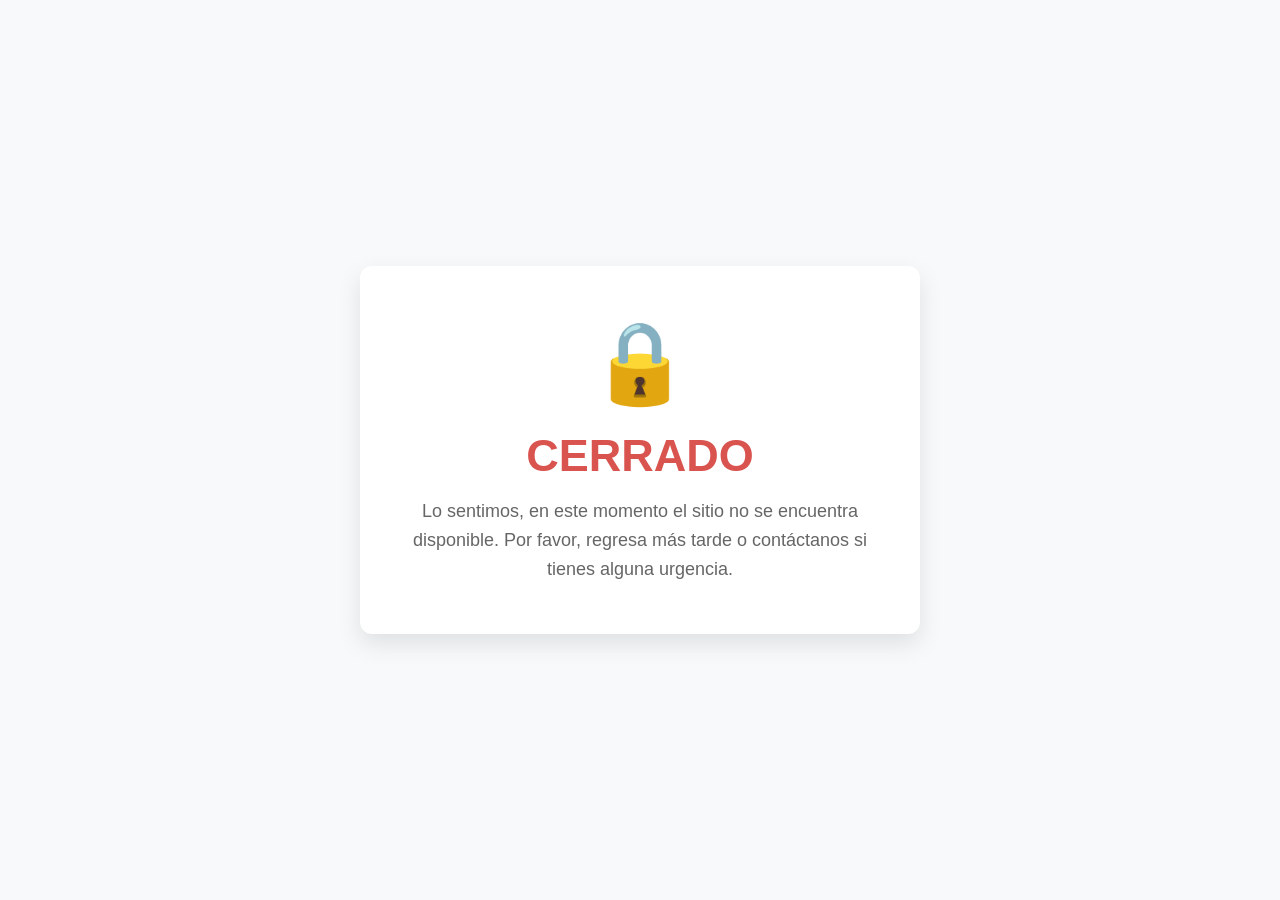
<file: index.html>
<!DOCTYPE html>
<html lang="es">
<head>
    <meta charset="UTF-8">
    <meta name="viewport" content="width=device-width, initial-scale=1.0">
    <title>Sitio Cerrado</title>
    <style>
        body {
            margin: 0;
            padding: 0;
            font-family: 'Segoe UI', Tahoma, Geneva, Verdana, sans-serif;
            background-color: #f8f9fa;
            color: #333;
            display: flex;
            justify-content: center;
            align-items: center;
            height: 100vh;
            text-align: center;
        }
        .contenedor {
            background-color: #ffffff;
            padding: 50px 30px;
            border-radius: 12px;
            box-shadow: 0 10px 25px rgba(0,0,0,0.1);
            max-width: 500px;
            width: 90%;
        }
        .icono {
            font-size: 80px;
            margin-bottom: 20px;
            display: block;
        }
        h1 {
            color: #d9534f;
            font-size: 45px;
            margin: 0 0 15px 0;
            font-weight: 700;
        }
        p {
            font-size: 18px;
            color: #666;
            line-height: 1.6;
            margin: 0;
        }
    </style>
</head>
<body>

    <div class="contenedor">
        <span class="icono">🔒</span>
        <h1>CERRADO</h1>
        <p>Lo sentimos, en este momento el sitio no se encuentra disponible. Por favor, regresa más tarde o contáctanos si tienes alguna urgencia.</p>
    </div>

</body>
</html>
</file>
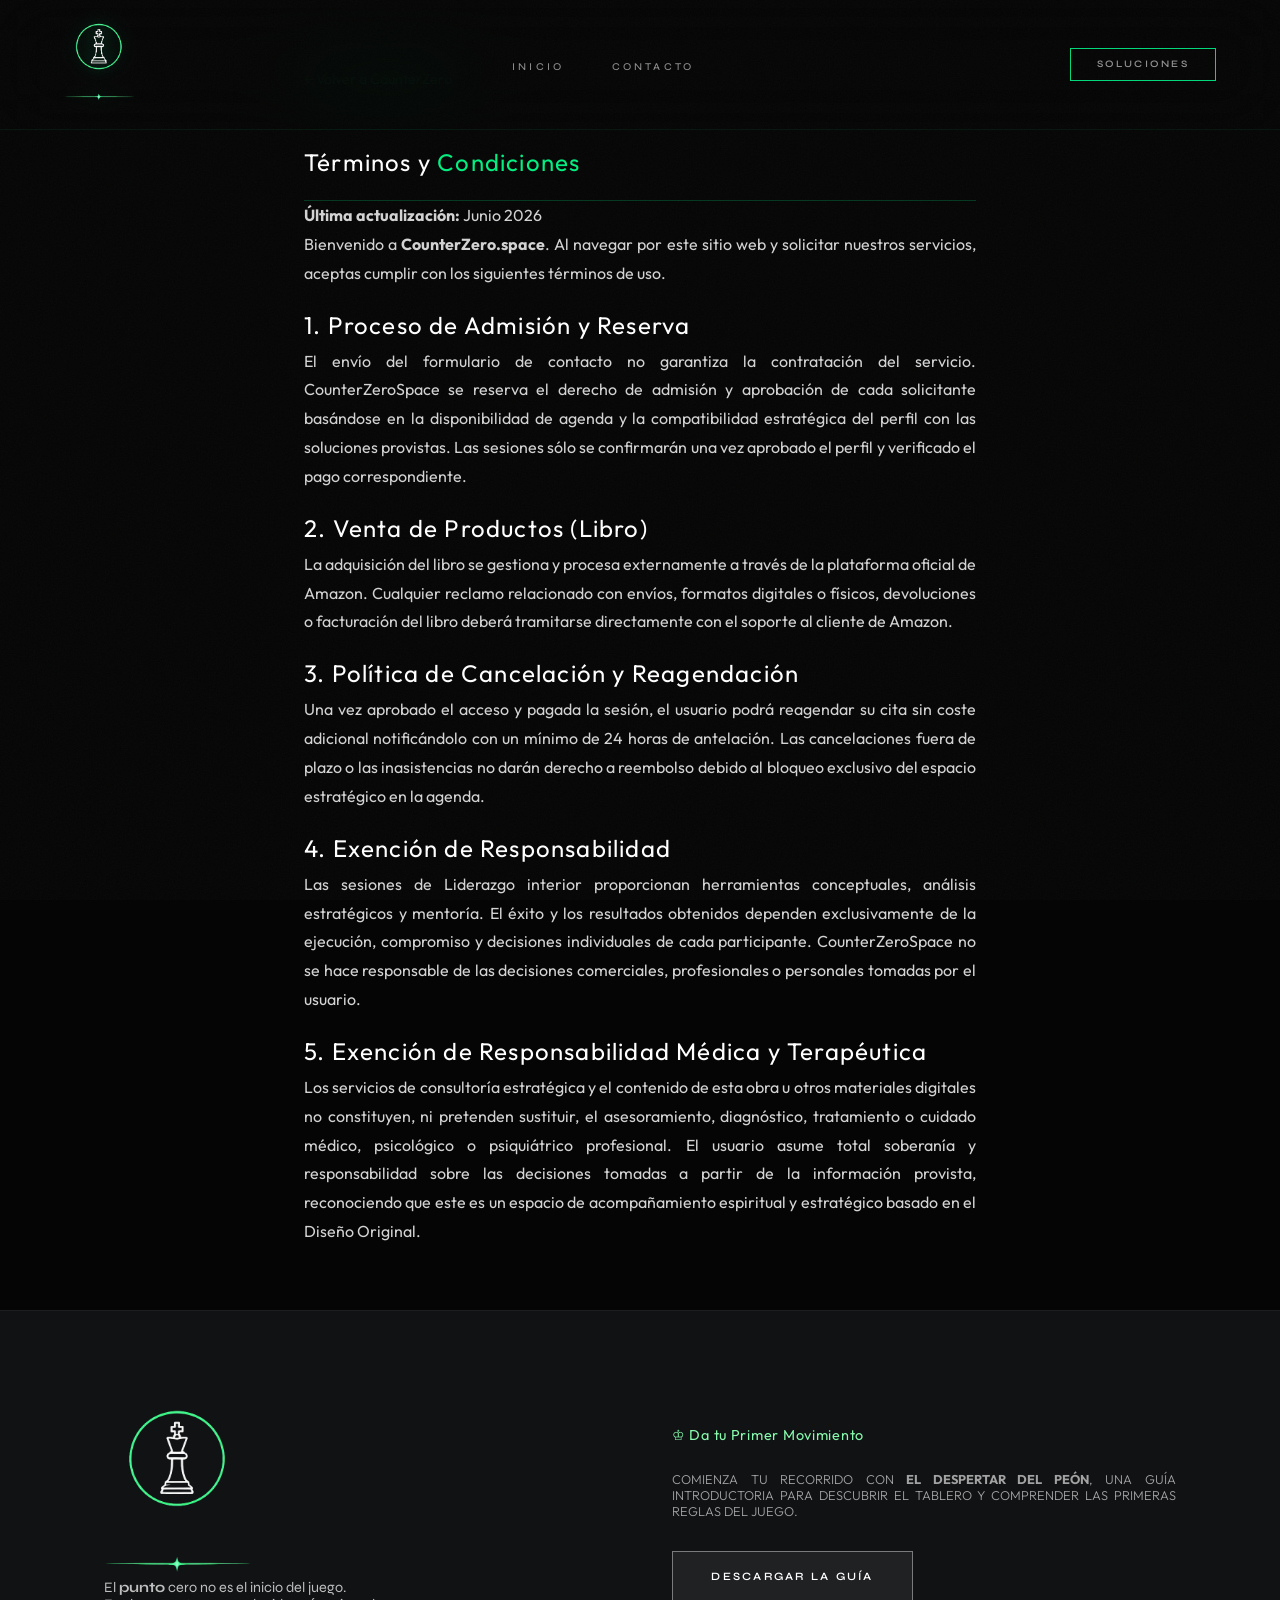
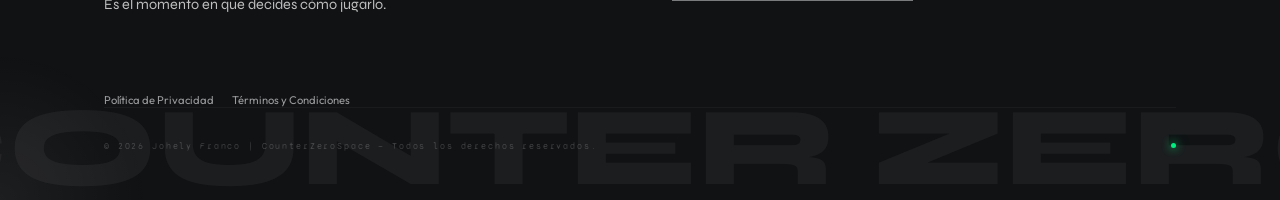
<file: condiciones.html>
<!DOCTYPE html>
<html lang="es">


<!-- MailerLite Universal -->
  <script>
    (function(w,d,e,u,f,l,n){w[f]=w[f]||function(){(w[f].q=w[f].q||[])
    .push(arguments);},l=d.createElement(e),l.async=1,l.src=u,
    n=d.getElementsByTagName(e)[0],n.parentNode.insertBefore(l,n);})
    (window,document,'script','https://assets.mailerlite.com/js/universal.js','ml');
    ml('account', '2471046');
  </script>
  <!-- End MailerLite Universal -->


<head>
  <meta charset="UTF-8"/>
  <meta name="viewport" content="width=device-width, initial-scale=1.0"/>

  <!-- Título de la pestaña del navegador -->
  <title>Términos y Condiciones | CounterZeroSpace</title>
  <link rel="canonical" href="https://counterzero.space/condiciones.html" />

  <!-- Meta etiquetas principales para Google (Ocultamos de los buscadores por estrategia) -->
  <meta name="description" content="Términos de servicio y acuerdos de admisión para los procesos de Alta Ingeniería Espiritual y consultoría estratégica de CounterZeroSpace." />
  <meta name="robots" content="noindex, nofollow" />

  <!-- Etiquetas Open Graph para Redes Sociales -->
  <meta property="og:type" content="website" />
  <meta property="og:title" content="CounterZeroSpace | Términos y Condiciones" />
  <meta property="og:description" content="Acuerdos legales, políticas de reagendación y exención de responsabilidad para los procesos de El Ajedrez Interior." />
  <meta property="og:image" content="https://counterzero.space" />

    

  <link rel="icon" type="image/png" href="/favicon-96x96.png" sizes="96x96" />
  <link rel="icon" type="image/svg+xml" href="/favicon.svg" />
  <link rel="shortcut icon" href="/favicon.ico" />
  <link rel="apple-touch-icon" sizes="180x180" href="/apple-touch-icon.png" />
  <link rel="manifest" href="/site.webmanifest" />
 
  <link rel="preconnect" href="https://fonts.googleapis.com"/>
  <link rel="preconnect" href="https://fonts.gstatic.com" crossorigin/>
  <link href="https://fonts.googleapis.com/css2?family=Carattere&family=Inter:ital,opsz,wght@0,14..32,100..900;1,14..32,100..900&family=Lexend:wght@100..900&family=Outfit:wght@100..900&family=Roboto:ital,wght@0,100..900;1,100..900&display=swap" rel="stylesheet">
  <link href="https://fonts.googleapis.com/css2?family=Carattere&family=Cinzel:wght@400..900&family=Inter:ital,opsz,wght@0,14..32,100..900;1,14..32,100..900&family=Lancelot&family=Lexend:wght@100..900&family=Outfit:wght@100..900&family=Roboto+Serif:ital,opsz,wght@0,8..144,100..900;1,8..144,100..900&family=Roboto:ital,wght@0,100..900;1,100..900&display=swap" rel="stylesheet">
  <link href="https://fonts.googleapis.com/css2?family=Syne:wght@400;500;600;700;800&family=Syne+Mono&family=Playfair+Display:ital,wght@0,400;0,500;1,300;1,400&display=swap" rel="stylesheet"/>
  <style>
    *, *::before, *::after { box-sizing: border-box; margin: 0; padding: 0; }

    :root {
      --obsidian:   #050505;
      --carbon:     #101214;
      --titanium:   #1B1F24;
      --crystal:    #2E343C;
      --crystal10:  rgb(180, 180, 180);
      --crystal-30: rgba(46,52,60,0.3);
      --green:      #01ef80;  
      --green-holo: #00D97A;
      /*--green:      #00FF88;  
      --green-holo: #00D97A; */
      --green-dim:  rgba(0,255,136,0.12); 
      --green-dim:  rgba(255, 238, 0, 0.12);
      --green-glow: rgba(0,255,136,0.06);
      --white-tech: #F4F5F7;
      --muted:      rgba(244,245,247,0.35);
      --muted2:     rgba(244,245,247,0.18);
      --ff-display: 'Syne', sans-serif;
      /*--ff-body:    'Playfair Display', serif;*/
      /*--ff-body:    'Outfit', sans-serif;*/
      --ff-body:    'Outfit', sans-serif;
      --ff-mono:    'Syne Mono', monospace;
      --ff-title:   'Inter', sans-serif;
      --titular:   'Cinzel', serif;
    }

    html { scroll-behavior: smooth; }

    body {
      background: var(--obsidian);
      color: var(--white-tech);
      font-family: var(--ff-body);
      overflow-x: hidden;
      cursor: crosshair;
      -webkit-user-select: none; /* Safari */
      -moz-user-select: none;    /* Firefox */
      -ms-user-select: none;     /* IE 10+ */
      user-select: none;         /* Estándar (Chrome, Edge, etc.) */
    }

    .s-politica{     
      line-height: 1.8;
      padding: 4rem 5vw;
      max-width: 800px;
      margin: 0 auto;
      text-align: justify;
    }



    ::selection { background: var(--green-dim); color: var(--green); }

    ::-webkit-scrollbar { width: 1px; }
    ::-webkit-scrollbar-track { background: var(--obsidian); }
    ::-webkit-scrollbar-thumb { background: var(--green); }

    /* NOISE OVERLAY */
    body::after {
      content: '';
      position: fixed; inset: 0;
      background-image: url("data:image/svg+xml,%3Csvg xmlns='http://www.w3.org/2000/svg' width='300' height='300'%3E%3Cfilter id='n'%3E%3CfeTurbulence type='fractalNoise' baseFrequency='0.75' numOctaves='4' stitchTiles='stitch'/%3E%3C/filter%3E%3Crect width='300' height='300' filter='url(%23n)' opacity='0.035'/%3E%3C/svg%3E");
      pointer-events: none;
      z-index: 9998;
    }

    /* ── NAVBAR ── */
    nav {
      position: fixed; top: 0; left: 0; right: 0;
      z-index: 1000;
      display: flex; align-items: center; justify-content: space-between;
      padding: 1.4rem 5vw;
      background: rgba(5, 5, 5, 0.122);
      backdrop-filter: blur(32px) saturate(180%);
      -webkit-backdrop-filter: blur(32px) saturate(180%);
      border-bottom: 1px solid rgba(0,255,136,0.07);
      transition: background 0.5s ease;
    }

    .nav-logo-img {
      height: 80px; width: auto;
      filter: drop-shadow(0 0 8px rgba(0,255,136,0.4)) brightness(1.1);
      transition: filter 0.3s ease;
    }
    .nav-logo-img:hover {
      filter: drop-shadow(0 0 16px rgba(0,255,136,0.7)) brightness(1.2);
    }

    .nav-links {
      display: flex; align-items: center; gap: 3rem;
      list-style: none;
    }

    .nav-links a {
      font-family: var(--ff-display);
      font-size: 0.65rem;
      font-weight: 500;
      letter-spacing: 0.3em;
      text-transform: uppercase;
      color: rgb(141, 141, 141);
      text-decoration: none;
      transition: color 0.3s ease;
      position: relative;
    }
    .nav-links a::after {
      content: '';
      position: absolute; bottom: -4px; left: 0; right: 0; height: 1px;
      background: var(--green);
      box-shadow: 0 0 6px var(--green);
      transform: scaleX(0); transform-origin: left;
      transition: transform 0.3s ease;
    }
    .nav-links a:hover { color: var(--white-tech); }
    .nav-links a:hover::after { transform: scaleX(1); }

    .btn-nav-cta {
      font-family: var(--ff-display);
      font-size: 0.62rem;
      font-weight: 600;
      letter-spacing: 0.25em;
      text-transform: uppercase;
      color: rgba(255, 255, 255, 0.564);
      background: transparent;
      border: 1px solid var(--green-holo);
      padding: 0.6rem 1.6rem;
      cursor: pointer;
      text-decoration: none;
      transition: all 0.3s ease;
      
    }
    .btn-nav-cta:hover {
      background: var(--green);
      box-shadow: 0 0 40px var(--green);
      color: black ;
    }
 
 

    h1, h2 { color: #fff; font-weight: 400; letter-spacing: 0.05em; padding-top: 1rem;}
    h1 { border-bottom: 1px solid rgba(0, 255, 136, 0.2); padding-bottom: 1rem; }
    span { color: var(--green); }
    a { color: var(--green); text-decoration: none; }
    .footer-legal a:hover { text-decoration: underline; }
    .back-btn { display: inline-block; margin-bottom: 2rem; font-size: 0.9rem; }
    p {color: #d3d3d3;}





    /* ── FOOTER ── */
    footer {
      position: relative; padding: 6rem 0 3rem;
      background: var(--carbon); border-top: 1px solid rgba(255,255,255,0.05); overflow: hidden;
    }
    .footer-watermark {
      position: absolute; bottom: -0.3rem; left: 50%; transform: translateX(-50%);
      font-family: var(--ff-display); font-size: clamp(0.5rem, 9vw, 7rem);
      font-weight: 800; text-transform: uppercase;
      color: rgba(84, 84, 84, 0.184); white-space: nowrap;
      user-select: none; pointer-events: none; line-height: 1;
    }
    .footer-inner {
      position: relative; z-index: 1;
      /*display: grid; grid-template-columns: 2fr 1fr 1fr 1.4fr; gap: 4rem;*/
      display: grid; grid-template-columns: 2fr 2fr; gap: 4rem;
      margin-bottom: 5rem; align-items: start;
    }
    .footer-brand-name {
      font-family: var(--ff-display); font-size: 0.85rem; font-weight: 700;
      letter-spacing: 0.15em; text-transform: uppercase; color: var(--white-tech);
      margin-bottom: 0.4rem;
    }
    .footer-brand-sub {
      font-family: var(--ff-mono); font-size: 0.52rem;
      letter-spacing: 0.3em; text-transform: uppercase; color: var(--green); opacity: 0.6;
      margin-bottom: 1.5rem;
    }
    
    .footer-brand-quote {
      font-family: var(--ff-body); font-size: 0.9rem;
      color: rgb(135, 250, 173); line-height: 1.7; max-width: 280px;
      margin-bottom: 1.5rem; 
    }
    .footer-tagline {
      font-family: var(--ff-body); font-size: 0.8rem; font-weight: 300;
      text-transform: uppercase; color:rgb(162, 162, 162); padding-bottom: 2rem; text-align: justify;
      align-self: end;}

    .footer-col-title {
      font-family: var(--ff-mono); font-size: 0.58rem; letter-spacing: 0.4em;
      text-transform: uppercase; color: rgba(244,245,247,0.25); margin-bottom: 1.8rem;
    }
    .footer-links { list-style: none; display: flex; flex-direction: column; gap: 0.9rem; }
    .footer-links a {
      font-family: var(--ff-body); font-size: 0.85rem; font-weight: 300;
      color: rgba(244,245,247,0.45); text-decoration: none; transition: color 0.3s ease;
    }
    .footer-links a:hover { color: var(--green); }
    .footer-cta-col { display: flex; flex-direction: column; align-items: flex-start; }
    .footer-bottom {
      position: relative; z-index: 1;
      display: flex; align-items: center; justify-content: space-between;
      padding-top: 2rem; border-top: 1px solid rgba(255,255,255,0.04);
    }
    .footer-quote {font-family: var(--ff-display); font-size: 0.9rem; color: #bfbfbf;}
    .footer-copy { font-family: var(--ff-mono); font-size: 0.58rem; letter-spacing: 0.2em; color: rgba(244,245,247,0.2); }
    .footer-right-text { font-family: var(--ff-mono); font-size: 0.58rem; letter-spacing: 0.2em; color: rgba(244,245,247,0.2); }
    .footer-dot { width: 5px; height: 5px; border-radius: 50%; background: var(--green); box-shadow: 0 0 8px var(--green), 0 0 16px rgba(0,255,136,0.4); }
    .social-links { display: flex; gap: 1.5rem; margin-top: 2rem; }
    .social-links a { font-family: var(--ff-display); font-size: 0.65rem; font-weight: 600; letter-spacing: 0.2em; color: var(--muted); text-decoration: none; transition: color 0.3s ease; }
    .social-links a:hover { color: var(--green); }
    .wrap { width: 100%; max-width: 1200px; margin: 0 auto; padding: 0 5vw; box-sizing: border-box;}
    .footer-legal a:hover { color: var(--green-holo) }

    .btn-ghost {
      font-family: var(--ff-display);
      font-size: 0.7rem;
      font-weight: 600;
      letter-spacing: 0.2em;
      text-transform: uppercase;
      color: white;
      background: rgba(98, 98, 98, 0.195);
      border: 1px solid rgba(255, 255, 255, 0.405);
      padding: 1.1rem 2.4rem;
      cursor: pointer;
      text-decoration: none;
      transition: all 0.35s ease;
      display: inline-block;
      text-align: center;
      box-sizing: border-box;
    }
    .btn-ghost:hover {
      color: black;
      border-color: rgba(251, 255, 0, 0.3);
      box-shadow: 0 0 20px rgba(255, 255, 255, 0.32);
      background: var(--green);
      
    }



    /* ── REVEAL ANIMATION ── */
    @keyframes fadeUp {
      from { opacity: 0; transform: translateY(20px); }
      to   { opacity: 1; transform: translateY(0); }
    }
    .reveal {
      opacity: 0; transform: translateY(28px);
      transition: opacity 0.85s ease, transform 0.85s ease;
    }
    .reveal.visible { opacity: 1; transform: translateY(0); }

    /* ── RESPONSIVE ── */

    /* ── MODAL OVERLAY ── */
    .modal-overlay {
      position: fixed; inset: 0; z-index: 2000;
      background: rgba(5,5,5,0.88);
      backdrop-filter: blur(24px) saturate(180%);
      -webkit-backdrop-filter: blur(24px) saturate(180%);
      display: flex; align-items: center; justify-content: center; padding: 2rem;
      opacity: 0; pointer-events: none;
      transition: opacity 0.45s ease;
    }
    .modal-overlay.active { opacity: 1; pointer-events: all; }

    .modal-panel {
      position: relative; width: 100%; max-width: 540px;
      background: radial-gradient(ellipse at 50% 0%, var(--titanium) 0%, var(--carbon) 100%);
      border: 1px solid rgba(255,255,255,0.07);
      padding: 4rem 3.5rem;
      transform: translateY(24px) scale(0.98);
      transition: transform 0.45s cubic-bezier(0.22,1,0.36,1);
    }
    .modal-overlay.active .modal-panel { transform: translateY(0) scale(1); }
    .modal-panel::before {
      content: ''; position: absolute; top: 0; left: 0; right: 0; height: 1px;
      background: linear-gradient(to right, transparent, var(--green), transparent);
      box-shadow: 0 0 12px rgba(0,255,136,0.4);
    }
    .modal-close-btn {
      position: absolute; top: 1.4rem; right: 1.4rem;
      background: none; border: 1px solid rgba(255,255,255,0.1); color: var(--muted);
      width: 30px; height: 30px; display: flex; align-items: center; justify-content: center;
      cursor: pointer; font-family: var(--ff-mono); font-size: 0.65rem;
      transition: all 0.3s ease;
    }
    .modal-close-btn:hover { border-color: rgba(0,255,136,0.4); color: var(--green); }

    /* Ring countdown */
    .m-ring-wrap { display: flex; justify-content: center; margin-bottom: 2.5rem; }
    .m-ring-inner { position: relative; width: 80px; height: 80px; }
    .m-ring-fill {
      fill: none; stroke: var(--green); stroke-width: 2; stroke-linecap: round;
      stroke-dasharray: 145; stroke-dashoffset: 37;
      transform: rotate(-90deg); transform-origin: 50% 50%;
      filter: drop-shadow(0 0 4px var(--green));
    }
    .m-ring-track { fill: none; stroke: rgba(0,255,136,0.08); stroke-width: 2; }
    .m-ring-center {
      position: absolute; inset: 0; display: flex; flex-direction: column;
      align-items: center; justify-content: center;
    }
    .m-ring-num { font-family: var(--ff-display); font-size: 1.7rem; font-weight: 800; color: var(--white-tech); line-height: 1; }
    .m-ring-lbl { font-family: var(--ff-mono); font-size: 0.45rem; letter-spacing: 0.3em; color: var(--green); text-transform: uppercase; margin-top: 2px; }

    .m-tag { font-family: var(--ff-mono); font-size: 0.58rem; letter-spacing: 0.42em; text-transform: uppercase; color: var(--green); margin-bottom: 1rem; display: flex; align-items: center; gap: 0.7rem; }
    .m-tag::before { content: ''; width: 20px; height: 1px; background: var(--green); }
    .m-title { font-family: var(--ff-display); font-size: 2rem; font-weight: 800; text-transform: uppercase; color: var(--white-tech); line-height: 1; margin-bottom: 1rem; letter-spacing: 0.04em; }
    .m-body { font-family: var(--ff-body);  font-size: 0.93rem; color: var(--muted); line-height: 1.75; margin-bottom: 2rem; }

    .m-slots { background: rgba(5,5,5,0.5); padding: 1rem 1.3rem; border-left: 2px solid var(--green); margin-bottom: 2rem; }
    .m-slots-top { display: flex; justify-content: space-between; align-items: center; margin-bottom: 0.7rem; }
    .m-slots-lbl { font-family: var(--ff-mono); font-size: 0.55rem; letter-spacing: 0.3em; text-transform: uppercase; color: var(--muted); }
    .m-slots-num { font-family: var(--ff-display); font-size: 1rem; font-weight: 700; color: var(--green); text-shadow: 0 0 10px rgba(0,255,136,0.4); }
    .m-slots-track { height: 2px; background: rgba(255,255,255,0.06); }
    .m-slots-bar { height: 100%; width: 0%; background: var(--green); box-shadow: 0 0 8px var(--green); transition: width 1.2s ease 0.3s; }

    .m-input {
      width: 100%; background: rgba(5,5,5,0.7);
      border: 1px solid rgba(255,255,255,0.08); border-bottom: 1px solid rgba(0,255,136,0.25);
      color: var(--white-tech); padding: 1rem 1.2rem;
      font-family: var(--ff-body); font-size: 0.95rem; 
      outline: none; transition: all 0.3s ease; margin-bottom: 1rem;
    }
    .m-input:focus { border-bottom-color: var(--green); background: rgba(0,255,136,0.03); }
    .m-input::placeholder { color: rgba(244,244,244,0.2); }
    .m-btn {
      width: 100%; font-family: var(--ff-display); font-size: 0.7rem; font-weight: 700;
      letter-spacing: 0.25em; text-transform: uppercase;
      color: var(--obsidian, #050505); background: var(--green);
      border: none; padding: 1.2rem; cursor: pointer;
      transition: all 0.35s ease; box-shadow: 0 0 25px rgba(0,255,136,0.3);
    }
    .m-btn:hover { background: #fff; box-shadow: 0 0 50px rgba(0,255,136,0.5); }
    .m-note { font-family: var(--ff-mono); font-size: 0.54rem; letter-spacing: 0.15em; color: rgba(244,245,247,0.18); text-align: center; margin-top: 1rem; line-height: 1.7; }

    /* Modal success */
    .m-success { display: none; text-align: center; padding: 1rem 0; }
    .m-success-icon { font-size: 2.5rem; color: var(--green); text-shadow: 0 0 20px var(--green); display: block; margin-bottom: 1.5rem; }
    .m-success-title { font-family: var(--ff-display); font-size: 1.7rem; font-weight: 800; text-transform: uppercase; margin-bottom: 0.8rem; }
    .m-success-body { font-family: var(--ff-body);  color: var(--muted); font-size: 0.95rem; line-height: 1.75; }





   /* ── RESPONSIVE ── */
    @media (max-width: 1024px) {
      nav { padding: 1.2rem 5vw; }
      .nav-links { display: none; }
      .footer-inner { grid-template-columns: 1fr 1fr; gap: 2.5rem; }
    }
    @media (max-width: 640px) {
       
      .footer-inner { grid-template-columns: 1fr; }
      .form-shell { padding: 2.5rem 1.5rem; }
      .field-row { grid-template-columns: 1fr; }
      .modal-panel { padding: 3rem 2rem; }
    }
   
   
   
    @media (max-width: 700px) { .form-shell { padding: 2.5rem 1.5rem; } .field-row { grid-template-columns: 1fr; } }

    @media (max-width: 1024px) {
      nav { padding: 1.2rem 5vw; }
      .nav-links { display: none; }
      .footer-inner { grid-template-columns: 1fr; gap: 3rem; }
    }
    @media (max-width: 640px) {
      .excl-grid { grid-template-columns: 1fr; }
      .btn-primary, .btn-secondary, .btn-ghost, .btn-proceso { text-align: center; }
    }
      
  </style>
</head>


<body oncontextmenu="return false;" onkeydown="if (event.ctrlKey && (event.key === 'c' || event.key === 'u')) return false;">


<!-- NAVBAR -->
<nav role="navigation" aria-label="Navegación principal">
  <a href="https://counterzero.space" aria-label="CounterZero Space inicio">
    <img src="logo-counter-zero-blanco-esp.png" alt="CounterZero Space" class="nav-logo-img"/>
  </a> 
  <ul class="nav-links">
    <li><a href="https://counterzero.space">Inicio</a></li>
    <li><a href="https://tally.so/r/LZyKlz" target="_blank">Contacto</a></li>
  </ul>
  <a href="#soluciones" class="btn-nav-cta">Soluciones</a>
</nav>


<body>
  <section class="s-politica">

    <a href="/" class="back-btn">← Volver a CounterZero</a>

  <h1>Términos y <span>Condiciones</span></h1>
  <p><strong>Última actualización:</strong> Junio 2026</p>

  <p>Bienvenido a <strong>CounterZero.space</strong>. Al navegar por este sitio web y solicitar nuestros servicios, aceptas cumplir con los siguientes términos de uso.</p>

  <h2>1. Proceso de Admisión y Reserva</h2>
  <p>El envío del formulario de contacto no garantiza la contratación del servicio. CounterZeroSpace se reserva el derecho de admisión y aprobación de cada solicitante basándose en la disponibilidad de agenda y la compatibilidad estratégica del perfil con las soluciones provistas. Las sesiones sólo se confirmarán una vez aprobado el perfil y verificado el pago correspondiente.</p>

  <h2>2. Venta de Productos (Libro)</h2>
  <p>La adquisición del libro se gestiona y procesa externamente a través de la plataforma oficial de Amazon. Cualquier reclamo relacionado con envíos, formatos digitales o físicos, devoluciones o facturación del libro deberá tramitarse directamente con el soporte al cliente de Amazon.</p>

  <h2>3. Política de Cancelación y Reagendación</h2>
  <p>Una vez aprobado el acceso y pagada la sesión, el usuario podrá reagendar su cita sin coste adicional notificándolo con un mínimo de 24 horas de antelación. Las cancelaciones fuera de plazo o las inasistencias no darán derecho a reembolso debido al bloqueo exclusivo del espacio estratégico en la agenda.</p>

  <h2>4. Exención de Responsabilidad</h2>
  <p>Las sesiones de Liderazgo interior proporcionan herramientas conceptuales, análisis estratégicos y mentoría. El éxito y los resultados obtenidos dependen exclusivamente de la ejecución, compromiso y decisiones individuales de cada participante. CounterZeroSpace no se hace responsable de las decisiones comerciales, profesionales o personales tomadas por el usuario.</p>
 
  <h2>5. Exención de Responsabilidad Médica y Terapéutica</h2>
  <p>Los servicios de consultoría estratégica y el contenido de esta obra u otros materiales digitales no constituyen, ni pretenden sustituir, el asesoramiento, diagnóstico, tratamiento o cuidado médico, psicológico o psiquiátrico profesional. El usuario asume total soberanía y responsabilidad sobre las decisiones tomadas a partir de la información provista, reconociendo que este es un espacio de acompañamiento espiritual y estratégico basado en el Diseño Original.</p>

  </section>

  <!-- FOOTER -->
  <footer id="contacto" role="contentinfo">
    <div class="footer-watermark" aria-hidden="true">COUNTER ZERO</div>
    <div class="wrap">
      <div class="footer-inner">
        <div class="footer-brand">
          <img src="logo-counter-zero-blanco-esp.png" alt="CounterZero Space" width="30%"/>
          <p class="footer-quote">
            El <strong>punto</strong> cero no es el inicio del juego.<br/>
            Es el momento en que decides cómo jugarlo.
          </p>
        </div>
        
        <div>
          <h2 class="footer-brand-quote" style="padding-top: 1rem;">♔ Da tu Primer Movimiento</h2>
          <h3 class="footer-tagline">Comienza tu recorrido con <strong>El Despertar del Peón</strong>, una guía introductoria para descubrir el tablero y comprender las primeras reglas del juego.</h3>
          <button class="ml-onclick-form btn-ghost" onclick="ml('show', 'Im92zq', true)"  onmouseover="this.style.backgroundColor='#1a1a1a'; this.style.color='#ffffff';" onmouseout="this.style.backgroundColor='#000000'; this.style.color='#e0e0e0';">DESCARGAR LA GUÍA
        
          </button>
        </div>

      </div>
      <div class="footer-legal" style="margin-top: 2rem; text-align: left; font-size: 0.7rem; opacity: 0.6;">
        <a href="https://counterzero.space/politica.html" style="color: var(--white-tech);padding-right: 1rem;;">Política de Privacidad </a>
        <a href="https://counterzero.space/condiciones.html" style="color: var(--white-tech);">Términos y Condiciones</a>
      </div>
      <div class="footer-bottom">
        <p class="footer-copy">© 2026 Johely Franco | CounterZeroSpace — Todos los derechos reservados.</p>
        <div class="footer-dot" aria-hidden="true"></div>
      </div>
    </div>
  </footer>

  





  <script>
    // Scroll reveal
    const io = new IntersectionObserver((entries) => {
      entries.forEach(e => {
        if (e.isIntersecting) {
          e.target.classList.add('visible');
          io.unobserve(e.target);
        }
      });
    }, { threshold: 0.1 });
    document.querySelectorAll('.reveal').forEach(el => io.observe(el));

    // Nav opacity on scroll
    const nav = document.querySelector('nav');
    window.addEventListener('scroll', () => {
      nav.style.background = window.scrollY > 60
        ? 'rgba(5,5,5,0.92)'
        : 'rgba(5,5,5,0.6)';
    }, { passive: true });


    
    document.querySelectorAll('.faq-question').forEach(button => {
      button.addEventListener('click', () => {
        const faqItem = button.parentElement;
        const answer = button.nextElementSibling;
        const isOpen = faqItem.classList.contains('active');

        // Cierra todos los demás elementos abiertos (Efecto acordeón estricto)
        document.querySelectorAll('.faq-item').forEach(item => {
          item.classList.remove('active');
          item.querySelector('.faq-answer').style.maxHeight = null;
          item.querySelector('.faq-question').setAttribute('aria-expanded', 'false');
        });

        // Si el elemento no estaba abierto, lo abre
        if (!isOpen) {
          faqItem.classList.add('active');
          answer.style.maxHeight = answer.scrollHeight + "px";
          button.setAttribute('aria-expanded', 'true');
        }
      });
    });
  

    
    // Custom cursor glow effect
    const cursor = document.createElement('div');
    cursor.style.cssText = `
      position: fixed; pointer-events: none; z-index: 9999;
      width: 300px; height: 300px; border-radius: 50%;
      background: radial-gradient(circle, rgba(255,255,255,0.05) 0%, transparent 70%);
      transform: translate(-50%, -50%);
      transition: opacity 0.3s ease;
      will-change: transform;
    `;
    document.body.appendChild(cursor);
    let mx = 0, my = 0;
    document.addEventListener('mousemove', e => {
      mx = e.clientX; my = e.clientY;
      cursor.style.left = mx + 'px';
      cursor.style.top = my + 'px';
    });
  </script>
</body>
</html>
</file>
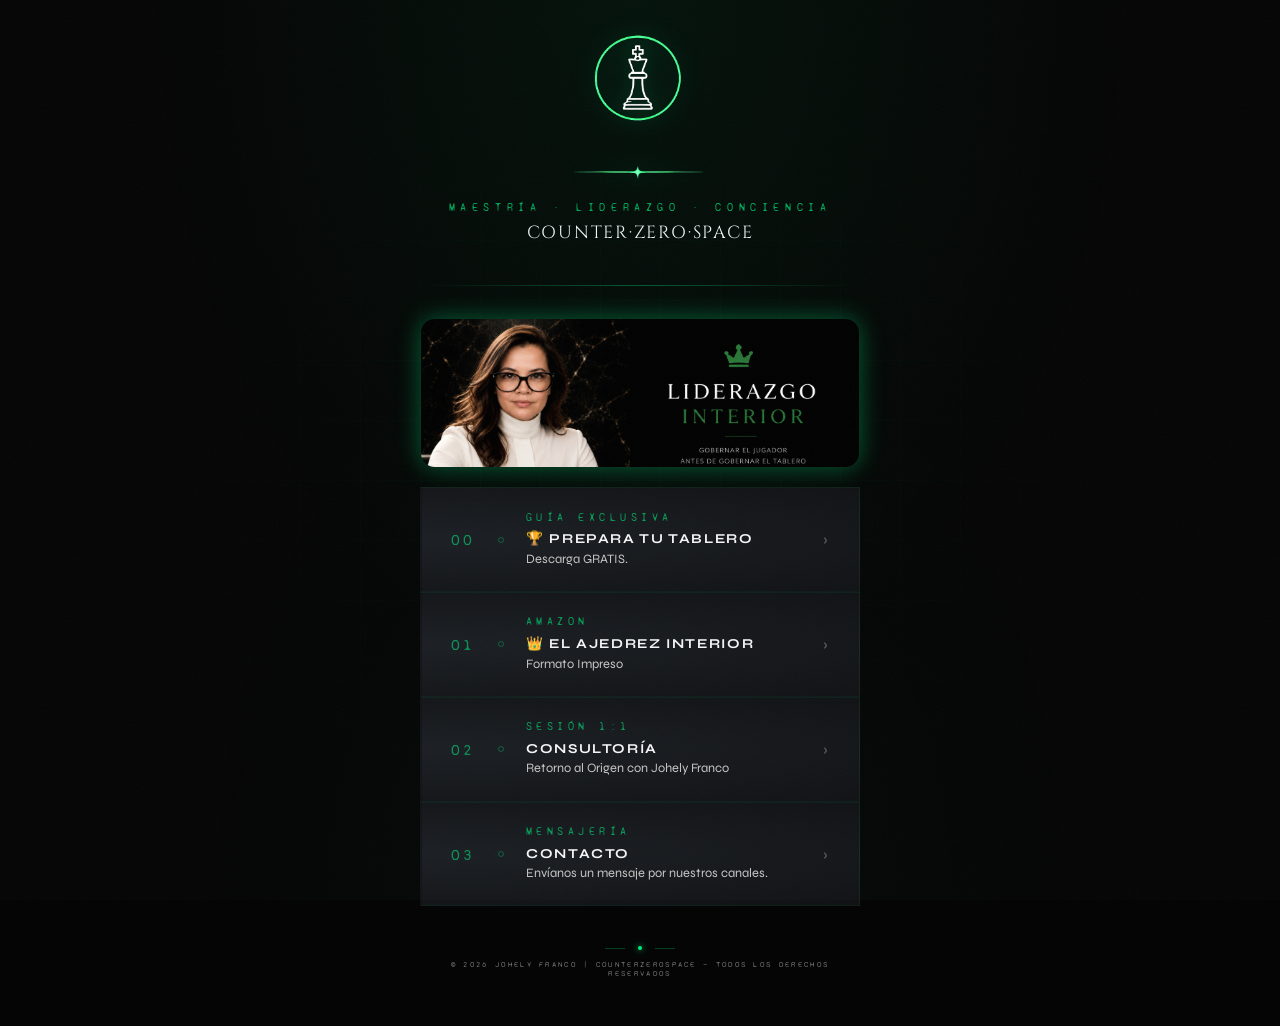
<file: links.html>
<!DOCTYPE html>
<html lang="es">



<!-- MailerLite Universal -->
  <script>
    (function(w,d,e,u,f,l,n){w[f]=w[f]||function(){(w[f].q=w[f].q||[])
    .push(arguments);},l=d.createElement(e),l.async=1,l.src=u,
    n=d.getElementsByTagName(e)[0],n.parentNode.insertBefore(l,n);})
    (window,document,'script','https://assets.mailerlite.com/js/universal.js','ml');
    ml('account', '2471046');
  </script>
<!-- End MailerLite Universal -->



<head>
  <meta charset="UTF-8"/>
  <meta name="viewport" content="width=device-width, initial-scale=1.0"/>

  <!-- Browser tab title -->
  <title>CounterZeroSpace | Enlaces Oficiales</title>
  <link rel="canonical" href="https://counterzero.space/links.html" />

  <!-- Google Settings: Invisible to search, but passes power to your links -->
  <meta name="description" content="Acceso directo al ecosistema de El Ajedrez Interior. Descarga la guía, adquiere el libro o agenda tu sesión de Alta Ingeniería Espiritual." />
  <meta name="robots" content="noindex, follow" />

  <!-- Social Media Open Graph (Critical for Instagram/WhatsApp previews) -->
  <meta property="og:type" content="website" />
  <meta property="og:title" content="CounterZeroSpace | Puerta de Acceso" />
  <meta property="og:description" content="Descodifica la Matrix. Entra aquí para activar tu Código Original, conseguir el libro o iniciar tu movimiento en el tablero." />
  <meta property="og:image" content="https://counterzero.space" />



  <link rel="icon" type="image/png" href="/favicon-96x96.png" sizes="96x96"/>
  <link rel="shortcut icon" href="/favicon.ico"/>
  <link rel="apple-touch-icon" sizes="180x180" href="/apple-touch-icon.png"/>

  <link rel="preconnect" href="https://fonts.googleapis.com"/>
  <link rel="preconnect" href="https://fonts.gstatic.com" crossorigin/>
  <link href="https://fonts.googleapis.com/css2?family=Cinzel:wght@400..900&family=Syne:wght@400;500;600;700;800&family=Syne+Mono&family=Roboto+Serif:ital,opsz,wght@0,8..144,100..900;1,8..144,100..900&display=swap" rel="stylesheet"/>

  <style>
    *, *::before, *::after { box-sizing: border-box; margin: 0; padding: 0; }

    :root {
      --obsidian:   #050505;
      --carbon:     #101214;
      --titanium:   #1B1F24;
      --crystal:    #2E343C;
      --green:      #01ef80;
      --green-holo: #00D97A;
      --green-dim:  rgba(1, 239, 128, 0.10);
      --green-glow: rgba(1, 239, 128, 0.06);
      --white-tech: #F4F5F7;
      --muted:      rgba(244,245,247,0.45);
      --ff-display: 'Syne', sans-serif;
      --ff-body:    'Roboto Serif', serif;
      --ff-mono:    'Syne Mono', monospace;
      --titular:    'Cinzel', serif;
    }

    html { scroll-behavior: smooth; }

    body {
      background: var(--obsidian);
      color: var(--white-tech);
      font-family: var(--ff-body);
      min-height: 100svh;
      display: flex;
      flex-direction: column;
      align-items: center;
      justify-content: center;
      overflow-x: hidden;
      padding: 2rem 1.5rem 3rem;
    }

    /* Noise overlay */
    body::after {
      content: '';
      position: fixed; inset: 0;
      background-image: url("data:image/svg+xml,%3Csvg xmlns='http://www.w3.org/2000/svg' width='300' height='300'%3E%3Cfilter id='n'%3E%3CfeTurbulence type='fractalNoise' baseFrequency='0.75' numOctaves='4' stitchTiles='stitch'/%3E%3C/filter%3E%3Crect width='300' height='300' filter='url(%23n)' opacity='0.03'/%3E%3C/svg%3E");
      pointer-events: none;
      z-index: 9998;
    }

    /* Radial glow background */
    body::before {
      content: '';
      position: fixed; inset: 0;
      background:
        radial-gradient(ellipse at 50% 0%, rgba(1,239,128,0.06) 0%, transparent 55%),
        radial-gradient(ellipse at 50% 100%, rgba(1,239,128,0.03) 0%, transparent 50%);
      pointer-events: none;
      z-index: 0;
    }

    /* Grid lines subtle */
    .grid-lines {
      position: fixed; inset: 0;
      background:
        linear-gradient(to right, rgba(1,239,128,0.025) 1px, transparent 1px),
        linear-gradient(to bottom, rgba(1,239,128,0.025) 1px, transparent 1px);
      background-size: 60px 60px;
      pointer-events: none;
      mask-image: radial-gradient(ellipse at 50% 50%, black 20%, transparent 70%);
      z-index: 0;
    }

    /* ── CARD CONTAINER ── */
    .card {
      position: relative;
      z-index: 1;
      width: 100%;
      max-width: 440px;
      display: flex;
      flex-direction: column;
      align-items: center;
      gap: 0;
    }

    /* ── LOGO AREA ── */
    .brand-area {
      display: flex;
      flex-direction: column;
      align-items: center;
      margin-bottom: 2.5rem;
      animation: fadeUp 0.8s ease 0.1s both;
    }

    .brand-logo {
      height: 150px;
      width: auto;
      filter: drop-shadow(0 0 12px rgba(1,239,128,0.35)) brightness(1.05);
      margin-bottom: 1.2rem;
    }

    .brand-tag {
      font-family: var(--ff-mono);
      font-size: 0.7rem;
      letter-spacing: 0.5em;
      text-transform: uppercase;
      color: var(--green);
      opacity: 0.7;
      text-align: center;
    }

    .brand-headline {
      font-family: var(--titular);
      font-size: 1.1rem;
      font-weight: 400;
      letter-spacing: 0.1em;
      text-transform: uppercase;
      color: var(--white-tech);
      text-align: center;
      margin-top: 0.5rem;
      line-height: 1.3;
    }

    /* ── SEPARATOR ── */
    .sep {
      width: 100%;
      height: 1px;
      background: linear-gradient(to right, transparent, rgba(1,239,128,0.35), transparent);
      margin-bottom: 2rem;
      animation: fadeUp 0.8s ease 0.2s both;
    }

    /* ── LINK BUTTONS ── */
    .links-list {
      width: 100%;
      display: flex;
      flex-direction: column;
      gap: 0;
    }

    .link-item {
      position: relative;
      display: flex;
      align-items: center;
      gap: 1.4rem;
      padding: 1.4rem 1.8rem;
      background: radial-gradient(ellipse at 0% 50%, var(--titanium) 0%, var(--carbon) 100%);
      border: 1px solid rgba(1,239,128,0.06);
      border-left: 2px solid rgba(1,239,128,0);
      text-decoration: none;
      color: var(--white-tech);
      transition: all 0.3s ease;
      cursor: pointer;
    }

    .link-item:not(:last-child) {
      border-bottom-color: rgba(1,239,128,0.04);
    }

    .link-item:hover,
    .link-item:active {
      border-left-color: var(--green);
      background: radial-gradient(ellipse at 0% 50%, var(--crystal) 0%, var(--titanium) 100%);
      box-shadow: inset 0 0 30px rgba(1,239,128,0.04), 0 0 20px rgba(1,239,128,0.05);
    }

    .link-item:hover .link-dot,
    .link-item:active .link-dot {
      background: var(--green);
      box-shadow: 0 0 8px var(--green);
      border-color: var(--green);
    }

    .link-item:hover .link-arrow,
    .link-item:active .link-arrow {
      color: var(--green);
      transform: translateX(3px);
    }

    .link-num {
      font-family: var(--ff-mono);
      font-size: 1rem;
      letter-spacing: 0.2em;
      color: var(--green);
      opacity: 0.55;
      min-width: 22px;
      flex-shrink: 0;
    }

    .link-dot {
      width: 6px; height: 6px;
      border-radius: 50%;
      background: transparent;
      border: 1px solid rgba(1,239,128,0.3);
      transition: all 0.3s ease;
      flex-shrink: 0;
    }

    .link-text {
      flex: 1;
    }

    .link-label {
      font-family: var(--ff-mono);
      font-size: 0.7rem;
      letter-spacing: 0.4em;
      text-transform: uppercase;
      color: var(--green);
      opacity: 0.6;
      margin-bottom: 0.3rem;
      display: block;
    }

    .link-title {
      font-family: var(--ff-display);
      font-size: 0.85rem;
      font-weight: 700;
      letter-spacing: 0.12em;
      text-transform: uppercase;
      color: var(--white-tech);
      line-height: 1.2;
    }

    .link-sub {
      font-family: var(--ff-display);
      font-size: 0.8rem;
      font-weight: 300;
      color: rgb(199, 199, 199);
      margin-top: 0.25rem;
      line-height: 1.4;
    }

    .link-arrow {
      font-size: 1rem;
      color: rgba(248, 248, 248, 0.314);
      transition: all 0.3s ease;
      flex-shrink: 0;
      font-family: var(--ff-mono);
    }

    /* Animation stagger */
    .link-item:nth-child(1) { animation: fadeUp 0.7s ease 0.3s both; }
    .link-item:nth-child(2) { animation: fadeUp 0.7s ease 0.45s both; }
    .link-item:nth-child(3) { animation: fadeUp 0.7s ease 0.6s both; }

    /* ── FOOTER TAG ── */
    .page-footer {
      margin-top: 2.5rem;
      display: flex;
      flex-direction: column;
      align-items: center;
      gap: 0.6rem;
      animation: fadeUp 0.7s ease 0.75s both;
    }

    .footer-dot-line {
      display: flex;
      align-items: center;
      gap: 0.8rem;
    }

    .footer-dot-line::before,
    .footer-dot-line::after {
      content: '';
      width: 20px; height: 1px;
      background: rgba(1,239,128,0.25);
    }

    .footer-dot-center {
      width: 4px; height: 4px;
      border-radius: 50%;
      background: var(--green);
      box-shadow: 0 0 6px var(--green);
    }

    .footer-copy {
      font-family: var(--ff-mono);
      font-size: 0.48rem;
      letter-spacing: 0.3em;
      text-transform: uppercase;
      color: rgba(244, 245, 247, 0.451);
      text-align: center;
    }

    /* ── ANIMATIONS ── */
    @keyframes fadeUp {
      from { opacity: 0; transform: translateY(18px); }
      to   { opacity: 1; transform: translateY(0); }
    }

    /* ── MOBILE TWEAKS ── */
    @media (max-width: 400px) {
      body { padding: 1.5rem 1rem 2.5rem; }
      .link-item { padding: 1.2rem 1.4rem; gap: 1rem; }
      .link-title { font-size: 0.78rem; }
      .brand-logo { height: 75px; }
    }
  </style>
</head>
<body>

<div class="grid-lines" aria-hidden="true"></div>

<div class="card">

  <!-- BRAND -->
  <div class="brand-area">
    <img src="logo-counter-zero-blanco-esp.png" alt="CounterZero Space" class="brand-logo"/>
    <p class="brand-tag">Maestría · Liderazgo · Conciencia</p>
    <p class="brand-headline">Counter·Zero·Space</p>
  </div>

  <div class="sep" aria-hidden="true"></div>

  <img src="johely-banner-links.jpg" alt="Johely Franco imagen" class="brand-logo" style="width:100%;border-radius: 15px; border: 1px solid rgba(0, 0, 0, 0)"/>

  <!-- LINKS -->
  <nav class="links-list" aria-label="Enlaces principales">


    <!-- Opción 0: Guia del Peon -->
    <a
      href="javascript:void(0);"
      class="link-item ml-onclick-form"
      onclick="ml('show', 'Im92zq', true)"
      onmouseover="this.style.backgroundColor='#1a1a1a'; this.style.color='#ffffff';" 
      onmouseout="this.style.backgroundColor='transparent'; this.style.color='#e0e0e0';"
      aria-label="Descargar Guía del Peón"
    >
      <span class="link-num">00</span>
      <div class="link-dot" aria-hidden="true"></div>
      <div class="link-text">
        <span class="link-label">Guía Exclusiva</span>
        <span class="link-title">🏆 PREPARA TU TABLERO</span><br>
        <span class="link-sub">Descarga GRATIS.</span>
      </div>
      <span class="link-arrow" aria-hidden="true">›</span>
    </a>

    <!-- Opción 1: Comprar libro -->
    <a
      href="https://www.amazon.com/dp/B0H4WPKRBR?spcref=PRINT_LISTING"
      class="link-item"
      target="_blank"
      rel="noopener noreferrer"
      aria-label="Comprar El Ajedrez Interior en Amazon"
    >
      <span class="link-num">01</span>
      <div class="link-dot" aria-hidden="true"></div>
      <div class="link-text">
        <span class="link-label">Amazon</span>
        <span class="link-title">👑 El Ajedrez Interior</span><br>
        <span class="link-sub">Formato Impreso</span>
      </div>
      <span class="link-arrow" aria-hidden="true">›</span>
    </a>

    <!-- Opción 2: Ir al sitio web -->
    <a
      href="https://counterzero.space/#reserva"
      class="link-item"
      target="_blank"
      rel="noopener noreferrer"
      aria-label="Visitar el sitio web CounterZero Space"
    >
      <span class="link-num">02</span>
      <div class="link-dot" aria-hidden="true"></div>
      <div class="link-text">
        <span class="link-label">Sesión 1:1</span>
        <span class="link-title">Consultoría</span><br>
        <span class="link-sub">Retorno al Origen con Johely Franco</span>
      </div>
      <span class="link-arrow" aria-hidden="true">›</span>
    </a>


     <!-- Opción 3: Contacto directo -->
    <a
      href="https://tally.so/r/LZyKlz"
      class="link-item"
      target="_blank"
      rel="noopener noreferrer"
      aria-label="Contacto directo — Agendar sesión"
    >
      <span class="link-num">03</span>
      <div class="link-dot" aria-hidden="true"></div>
      <div class="link-text">
        <span class="link-label">Mensajería</span>
        <span class="link-title">Contacto</span><br>
        <span class="link-sub">Envíanos un mensaje por nuestros canales.</span>
      </div>
      <span class="link-arrow" aria-hidden="true">›</span>
    </a>

    
   

  </nav>

  <!-- FOOTER -->
  <div class="page-footer" aria-hidden="true">
    <div class="footer-dot-line">
      <div class="footer-dot-center"></div>
    </div>
    <p class="footer-copy">© 2026 Johely Franco | CounterZeroSpace — Todos los derechos reservados</p>
  </div>

</div>

</body>
</html>
</file>
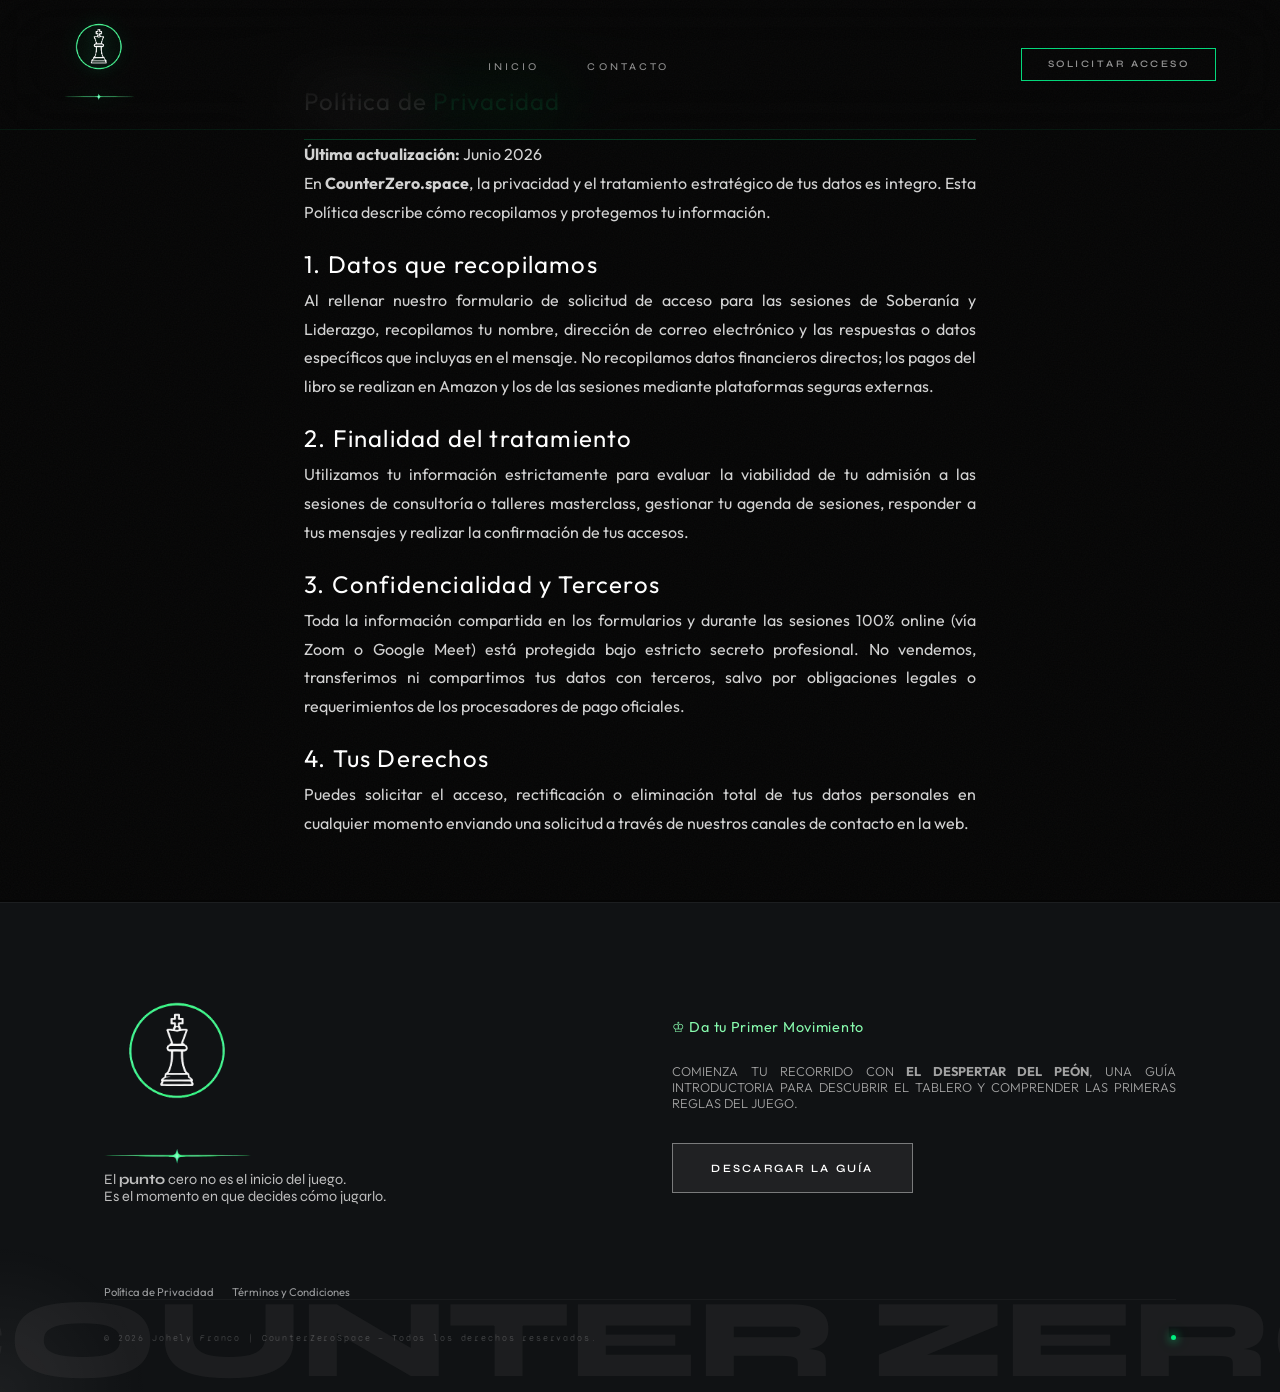
<file: politica.html>
<!DOCTYPE html>
<html lang="es">

<!-- MailerLite Universal -->
  <script>
    (function(w,d,e,u,f,l,n){w[f]=w[f]||function(){(w[f].q=w[f].q||[])
    .push(arguments);},l=d.createElement(e),l.async=1,l.src=u,
    n=d.getElementsByTagName(e)[0],n.parentNode.insertBefore(l,n);})
    (window,document,'script','https://assets.mailerlite.com/js/universal.js','ml');
    ml('account', '2471046');
  </script>
  <!-- End MailerLite Universal -->





<head>
  <meta charset="UTF-8"/>
  <meta name="viewport" content="width=device-width, initial-scale=1.0"/>

  <!-- Título de la pestaña del navegador -->
  <title>Políticas de Privacidad | CounterZeroSpace</title>
  <link rel="canonical" href="https://counterzero.space/politica.html" />

  <!-- Meta etiquetas principales para Google (Ocultamos de los buscadores por estrategia) -->
  <meta name="description" content="Políticas de privacidad y protección de datos para los usuarios y procesos de Alta Ingeniería Espiritual de CounterZeroSpace." />
  <meta name="robots" content="noindex, nofollow" />

  <!-- Etiquetas Open Graph para Redes Sociales -->
  <meta property="og:type" content="website" />
  <meta property="og:title" content="CounterZeroSpace | Políticas de Privacidad" />
  <meta property="og:description" content="Conoce cómo protegemos y gestionamos tus datos con total transparencia y confidencialidad en el espacio de El Ajedrez Interior." />
  <meta property="og:image" content="https://counterzero.space" />


  <link rel="icon" type="image/png" href="/favicon-96x96.png" sizes="96x96" />
  <link rel="icon" type="image/svg+xml" href="/favicon.svg" />
  <link rel="shortcut icon" href="/favicon.ico" />
  <link rel="apple-touch-icon" sizes="180x180" href="/apple-touch-icon.png" />
  <link rel="manifest" href="/site.webmanifest" />
 
  <link rel="preconnect" href="https://fonts.googleapis.com"/>
  <link rel="preconnect" href="https://fonts.gstatic.com" crossorigin/>
  <link href="https://fonts.googleapis.com/css2?family=Carattere&family=Inter:ital,opsz,wght@0,14..32,100..900;1,14..32,100..900&family=Lexend:wght@100..900&family=Outfit:wght@100..900&family=Roboto:ital,wght@0,100..900;1,100..900&display=swap" rel="stylesheet">
  <link href="https://fonts.googleapis.com/css2?family=Carattere&family=Cinzel:wght@400..900&family=Inter:ital,opsz,wght@0,14..32,100..900;1,14..32,100..900&family=Lancelot&family=Lexend:wght@100..900&family=Outfit:wght@100..900&family=Roboto+Serif:ital,opsz,wght@0,8..144,100..900;1,8..144,100..900&family=Roboto:ital,wght@0,100..900;1,100..900&display=swap" rel="stylesheet">
  <link href="https://fonts.googleapis.com/css2?family=Syne:wght@400;500;600;700;800&family=Syne+Mono&family=Playfair+Display:ital,wght@0,400;0,500;1,300;1,400&display=swap" rel="stylesheet"/>
  <style>
    *, *::before, *::after { box-sizing: border-box; margin: 0; padding: 0; }

    :root {
      --obsidian:   #050505;
      --carbon:     #101214;
      --titanium:   #1B1F24;
      --crystal:    #2E343C;
      --crystal10:  rgb(180, 180, 180);
      --crystal-30: rgba(46,52,60,0.3);
      --green:      #01ef80;  
      --green-holo: #00D97A;
      /*--green:      #00FF88;  
      --green-holo: #00D97A; */
      --green-dim:  rgba(0,255,136,0.12); 
      --green-dim:  rgba(255, 238, 0, 0.12);
      --green-glow: rgba(0,255,136,0.06);
      --white-tech: #F4F5F7;
      --muted:      rgba(244,245,247,0.35);
      --muted2:     rgba(244,245,247,0.18);
      --ff-display: 'Syne', sans-serif;
      /*--ff-body:    'Playfair Display', serif;*/
      /*--ff-body:    'Outfit', sans-serif;*/
      --ff-body:    'Outfit', sans-serif;
      --ff-mono:    'Syne Mono', monospace;
      --ff-title:   'Inter', sans-serif;
      --titular:   'Cinzel', serif;
    }

    html { scroll-behavior: smooth; }

    body {
      background: var(--obsidian);
      color: var(--white-tech);
      font-family: var(--ff-body);
      overflow-x: hidden;
      cursor: crosshair;
      -webkit-user-select: none; /* Safari */
      -moz-user-select: none;    /* Firefox */
      -ms-user-select: none;     /* IE 10+ */
      user-select: none;         /* Estándar (Chrome, Edge, etc.) */
    }

    .s-politica{     
      line-height: 1.8;
      padding: 4rem 5vw;
      max-width: 800px;
      margin: 0 auto;
      text-align: justify;
    }



    ::selection { background: var(--green-dim); color: var(--green); }

    ::-webkit-scrollbar { width: 1px; }
    ::-webkit-scrollbar-track { background: var(--obsidian); }
    ::-webkit-scrollbar-thumb { background: var(--green); }

    /* NOISE OVERLAY */
    body::after {
      content: '';
      position: fixed; inset: 0;
      background-image: url("data:image/svg+xml,%3Csvg xmlns='http://www.w3.org/2000/svg' width='300' height='300'%3E%3Cfilter id='n'%3E%3CfeTurbulence type='fractalNoise' baseFrequency='0.75' numOctaves='4' stitchTiles='stitch'/%3E%3C/filter%3E%3Crect width='300' height='300' filter='url(%23n)' opacity='0.035'/%3E%3C/svg%3E");
      pointer-events: none;
      z-index: 9998;
    }

    /* ── NAVBAR ── */
    nav {
      position: fixed; top: 0; left: 0; right: 0;
      z-index: 1000;
      display: flex; align-items: center; justify-content: space-between;
      padding: 1.4rem 5vw;
      background: rgba(5, 5, 5, 0.122);
      backdrop-filter: blur(32px) saturate(180%);
      -webkit-backdrop-filter: blur(32px) saturate(180%);
      border-bottom: 1px solid rgba(0,255,136,0.07);
      transition: background 0.5s ease;
    }

    .nav-logo-img {
      height: 80px; width: auto;
      filter: drop-shadow(0 0 8px rgba(0,255,136,0.4)) brightness(1.1);
      transition: filter 0.3s ease;
    }
    .nav-logo-img:hover {
      filter: drop-shadow(0 0 16px rgba(0,255,136,0.7)) brightness(1.2);
    }

    .nav-links {
      display: flex; align-items: center; gap: 3rem;
      list-style: none;
    }

    .nav-links a {
      font-family: var(--ff-display);
      font-size: 0.65rem;
      font-weight: 500;
      letter-spacing: 0.3em;
      text-transform: uppercase;
      color: rgb(141, 141, 141);
      text-decoration: none;
      transition: color 0.3s ease;
      position: relative;
    }
    .nav-links a::after {
      content: '';
      position: absolute; bottom: -4px; left: 0; right: 0; height: 1px;
      background: var(--green);
      box-shadow: 0 0 6px var(--green);
      transform: scaleX(0); transform-origin: left;
      transition: transform 0.3s ease;
    }
    .nav-links a:hover { color: var(--white-tech); }
    .nav-links a:hover::after { transform: scaleX(1); }

    .btn-nav-cta {
      font-family: var(--ff-display);
      font-size: 0.62rem;
      font-weight: 600;
      letter-spacing: 0.25em;
      text-transform: uppercase;
      color: rgba(255, 255, 255, 0.564);
      background: transparent;
      border: 1px solid var(--green-holo);
      padding: 0.6rem 1.6rem;
      cursor: pointer;
      text-decoration: none;
      transition: all 0.3s ease;
      
    }
    .btn-nav-cta:hover {
      background: var(--green);
      box-shadow: 0 0 40px var(--green);
      color: black ;
    }
 
 

    h1, h2 { color: #fff; font-weight: 400; letter-spacing: 0.05em; padding-top: 1rem;}
    h1 { border-bottom: 1px solid rgba(0, 255, 136, 0.2); padding-bottom: 1rem; }
    span { color: var(--green); }
    a { color: var(--green); text-decoration: none; }
    .footer-legal a:hover { text-decoration: underline; }
    .back-btn { display: inline-block; margin-bottom: 2rem; font-size: 0.9rem; }
    p {color: #d3d3d3;}





    /* ── FOOTER ── */
    footer {
      position: relative; padding: 6rem 0 3rem;
      background: var(--carbon); border-top: 1px solid rgba(255,255,255,0.05); overflow: hidden;
    }
    .footer-watermark {
      position: absolute; bottom: -0.3rem; left: 50%; transform: translateX(-50%);
      font-family: var(--ff-display); font-size: clamp(0.5rem, 9vw, 7rem);
      font-weight: 800; text-transform: uppercase;
      color: rgba(84, 84, 84, 0.184); white-space: nowrap;
      user-select: none; pointer-events: none; line-height: 1;
    }
    .footer-inner {
      position: relative; z-index: 1;
      /*display: grid; grid-template-columns: 2fr 1fr 1fr 1.4fr; gap: 4rem;*/
      display: grid; grid-template-columns: 2fr 2fr; gap: 4rem;
      margin-bottom: 5rem; align-items: start;
    }
    .footer-brand-name {
      font-family: var(--ff-display); font-size: 0.85rem; font-weight: 700;
      letter-spacing: 0.15em; text-transform: uppercase; color: var(--white-tech);
      margin-bottom: 0.4rem;
    }
    .footer-brand-sub {
      font-family: var(--ff-mono); font-size: 0.52rem;
      letter-spacing: 0.3em; text-transform: uppercase; color: var(--green); opacity: 0.6;
      margin-bottom: 1.5rem;
    }
    .footer-brand-quote {
      font-family: var(--ff-body); font-size: 0.9rem;
      color: rgb(135, 250, 173); line-height: 1.7; max-width: 280px;
      margin-bottom: 1.5rem;
    }
    .footer-tagline {
      font-family: var(--ff-body); font-size: 0.8rem; font-weight: 300;
      text-transform: uppercase; color:rgb(162, 162, 162); padding-bottom: 2rem; text-align: justify;
      align-self: end;}

    .footer-col-title {
      font-family: var(--ff-mono); font-size: 0.58rem; letter-spacing: 0.4em;
      text-transform: uppercase; color: rgba(244,245,247,0.25); margin-bottom: 1.8rem;
    }
    .footer-links { list-style: none; display: flex; flex-direction: column; gap: 0.9rem; }
    .footer-links a {
      font-family: var(--ff-body); font-size: 0.85rem; font-weight: 300;
      color: rgba(244,245,247,0.45); text-decoration: none; transition: color 0.3s ease;
    }
    .footer-links a:hover { color: var(--green); }
    .footer-cta-col { display: flex; flex-direction: column; align-items: flex-start; }
    .footer-bottom {
      position: relative; z-index: 1;
      display: flex; align-items: center; justify-content: space-between;
      padding-top: 2rem; border-top: 1px solid rgba(255,255,255,0.04);
    }
    .footer-quote {font-family: var(--ff-display); font-size: 0.9rem; color: #bfbfbf;}
    .footer-copy { font-family: var(--ff-mono); font-size: 0.58rem; letter-spacing: 0.2em; color: rgba(244,245,247,0.2); }
    .footer-right-text { font-family: var(--ff-mono); font-size: 0.58rem; letter-spacing: 0.2em; color: rgba(244,245,247,0.2); }
    .footer-dot { width: 5px; height: 5px; border-radius: 50%; background: var(--green); box-shadow: 0 0 8px var(--green), 0 0 16px rgba(0,255,136,0.4); }
    .social-links { display: flex; gap: 1.5rem; margin-top: 2rem; }
    .social-links a { font-family: var(--ff-display); font-size: 0.65rem; font-weight: 600; letter-spacing: 0.2em; color: var(--muted); text-decoration: none; transition: color 0.3s ease; }
    .social-links a:hover { color: var(--green); }
    .wrap { width: 100%; max-width: 1200px; margin: 0 auto; padding: 0 5vw; box-sizing: border-box;}
    .footer-legal a:hover { color: var(--green-holo) }



    /* ── REVEAL ANIMATION ── */
    @keyframes fadeUp {
      from { opacity: 0; transform: translateY(20px); }
      to   { opacity: 1; transform: translateY(0); }
    }
    .reveal {
      opacity: 0; transform: translateY(28px);
      transition: opacity 0.85s ease, transform 0.85s ease;
    }
    .reveal.visible { opacity: 1; transform: translateY(0); }

    /* ── RESPONSIVE ── */

    /* ── MODAL OVERLAY ── */
    .modal-overlay {
      position: fixed; inset: 0; z-index: 2000;
      background: rgba(5,5,5,0.88);
      backdrop-filter: blur(24px) saturate(180%);
      -webkit-backdrop-filter: blur(24px) saturate(180%);
      display: flex; align-items: center; justify-content: center; padding: 2rem;
      opacity: 0; pointer-events: none;
      transition: opacity 0.45s ease;
    }
    .modal-overlay.active { opacity: 1; pointer-events: all; }

    .modal-panel {
      position: relative; width: 100%; max-width: 540px;
      background: radial-gradient(ellipse at 50% 0%, var(--titanium) 0%, var(--carbon) 100%);
      border: 1px solid rgba(255,255,255,0.07);
      padding: 4rem 3.5rem;
      transform: translateY(24px) scale(0.98);
      transition: transform 0.45s cubic-bezier(0.22,1,0.36,1);
    }
    .modal-overlay.active .modal-panel { transform: translateY(0) scale(1); }
    .modal-panel::before {
      content: ''; position: absolute; top: 0; left: 0; right: 0; height: 1px;
      background: linear-gradient(to right, transparent, var(--green), transparent);
      box-shadow: 0 0 12px rgba(0,255,136,0.4);
    }
    .modal-close-btn {
      position: absolute; top: 1.4rem; right: 1.4rem;
      background: none; border: 1px solid rgba(255,255,255,0.1); color: var(--muted);
      width: 30px; height: 30px; display: flex; align-items: center; justify-content: center;
      cursor: pointer; font-family: var(--ff-mono); font-size: 0.65rem;
      transition: all 0.3s ease;
    }
    .modal-close-btn:hover { border-color: rgba(0,255,136,0.4); color: var(--green); }

    /* Ring countdown */
    .m-ring-wrap { display: flex; justify-content: center; margin-bottom: 2.5rem; }
    .m-ring-inner { position: relative; width: 80px; height: 80px; }
    .m-ring-fill {
      fill: none; stroke: var(--green); stroke-width: 2; stroke-linecap: round;
      stroke-dasharray: 145; stroke-dashoffset: 37;
      transform: rotate(-90deg); transform-origin: 50% 50%;
      filter: drop-shadow(0 0 4px var(--green));
    }
    .m-ring-track { fill: none; stroke: rgba(0,255,136,0.08); stroke-width: 2; }
    .m-ring-center {
      position: absolute; inset: 0; display: flex; flex-direction: column;
      align-items: center; justify-content: center;
    }
    .m-ring-num { font-family: var(--ff-display); font-size: 1.7rem; font-weight: 800; color: var(--white-tech); line-height: 1; }
    .m-ring-lbl { font-family: var(--ff-mono); font-size: 0.45rem; letter-spacing: 0.3em; color: var(--green); text-transform: uppercase; margin-top: 2px; }

    .m-tag { font-family: var(--ff-mono); font-size: 0.58rem; letter-spacing: 0.42em; text-transform: uppercase; color: var(--green); margin-bottom: 1rem; display: flex; align-items: center; gap: 0.7rem; }
    .m-tag::before { content: ''; width: 20px; height: 1px; background: var(--green); }
    .m-title { font-family: var(--ff-display); font-size: 2rem; font-weight: 800; text-transform: uppercase; color: var(--white-tech); line-height: 1; margin-bottom: 1rem; letter-spacing: 0.04em; }
    .m-body { font-family: var(--ff-body);  font-size: 0.93rem; color: var(--muted); line-height: 1.75; margin-bottom: 2rem; }

    .m-slots { background: rgba(5,5,5,0.5); padding: 1rem 1.3rem; border-left: 2px solid var(--green); margin-bottom: 2rem; }
    .m-slots-top { display: flex; justify-content: space-between; align-items: center; margin-bottom: 0.7rem; }
    .m-slots-lbl { font-family: var(--ff-mono); font-size: 0.55rem; letter-spacing: 0.3em; text-transform: uppercase; color: var(--muted); }
    .m-slots-num { font-family: var(--ff-display); font-size: 1rem; font-weight: 700; color: var(--green); text-shadow: 0 0 10px rgba(0,255,136,0.4); }
    .m-slots-track { height: 2px; background: rgba(255,255,255,0.06); }
    .m-slots-bar { height: 100%; width: 0%; background: var(--green); box-shadow: 0 0 8px var(--green); transition: width 1.2s ease 0.3s; }

    .m-input {
      width: 100%; background: rgba(5,5,5,0.7);
      border: 1px solid rgba(255,255,255,0.08); border-bottom: 1px solid rgba(0,255,136,0.25);
      color: var(--white-tech); padding: 1rem 1.2rem;
      font-family: var(--ff-body); font-size: 0.95rem; 
      outline: none; transition: all 0.3s ease; margin-bottom: 1rem;
    }
    .m-input:focus { border-bottom-color: var(--green); background: rgba(0,255,136,0.03); }
    .m-input::placeholder { color: rgba(244,244,244,0.2); }
    .m-btn {
      width: 100%; font-family: var(--ff-display); font-size: 0.7rem; font-weight: 700;
      letter-spacing: 0.25em; text-transform: uppercase;
      color: var(--obsidian, #050505); background: var(--green);
      border: none; padding: 1.2rem; cursor: pointer;
      transition: all 0.35s ease; box-shadow: 0 0 25px rgba(0,255,136,0.3);
    }
    .m-btn:hover { background: #fff; box-shadow: 0 0 50px rgba(0,255,136,0.5); }
    .m-note { font-family: var(--ff-mono); font-size: 0.54rem; letter-spacing: 0.15em; color: rgba(244,245,247,0.18); text-align: center; margin-top: 1rem; line-height: 1.7; }

    /* Modal success */
    .m-success { display: none; text-align: center; padding: 1rem 0; }
    .m-success-icon { font-size: 2.5rem; color: var(--green); text-shadow: 0 0 20px var(--green); display: block; margin-bottom: 1.5rem; }
    .m-success-title { font-family: var(--ff-display); font-size: 1.7rem; font-weight: 800; text-transform: uppercase; margin-bottom: 0.8rem; }
    .m-success-body { font-family: var(--ff-body);  color: var(--muted); font-size: 0.95rem; line-height: 1.75; }

.btn-ghost {
      font-family: var(--ff-display);
      font-size: 0.7rem;
      font-weight: 600;
      letter-spacing: 0.2em;
      text-transform: uppercase;
      color: white;
      background: rgba(98, 98, 98, 0.195);
      border: 1px solid rgba(255, 255, 255, 0.405);
      padding: 1.1rem 2.4rem;
      cursor: pointer;
      text-decoration: none;
      transition: all 0.35s ease;
      display: inline-block;
      text-align: center;
      box-sizing: border-box;
    }
    .btn-ghost:hover {
      color: black;
      border-color: rgba(251, 255, 0, 0.3);
      box-shadow: 0 0 20px rgba(255, 255, 255, 0.32);
      background: var(--green);
      
    }



   /* ── RESPONSIVE ── */
    @media (max-width: 1024px) {
      nav { padding: 1.2rem 5vw; }
      .nav-links { display: none; }
      .footer-inner { grid-template-columns: 1fr 1fr; gap: 2.5rem; }
    }
    @media (max-width: 640px) {
       
      .footer-inner { grid-template-columns: 1fr; }
      .form-shell { padding: 2.5rem 1.5rem; }
      .field-row { grid-template-columns: 1fr; }
      .modal-panel { padding: 3rem 2rem; }
    }
   
   
   
    @media (max-width: 700px) { .form-shell { padding: 2.5rem 1.5rem; } .field-row { grid-template-columns: 1fr; } }

    @media (max-width: 1024px) {
      nav { padding: 1.2rem 5vw; }
      .nav-links { display: none; }
      .footer-inner { grid-template-columns: 1fr; gap: 3rem; }
    }
    @media (max-width: 640px) {
      .excl-grid { grid-template-columns: 1fr; }
      .btn-primary, .btn-secondary, .btn-ghost, .btn-proceso { text-align: center; }
    }
      
  </style>
</head>


<body oncontextmenu="return false;" onkeydown="if (event.ctrlKey && (event.key === 'c' || event.key === 'u')) return false;">


<!-- NAVBAR -->
<nav role="navigation" aria-label="Navegación principal">
  <a href="https://counterzero.space" aria-label="CounterZero Space inicio">
    <img src="logo-counter-zero-blanco-esp.png" alt="CounterZero Space" class="nav-logo-img"/>
  </a>
  <ul class="nav-links">
    <li><a href="https://counterzero.space">Inicio</a></li>
    <li><a href="https://tally.so/r/LZyKlz" target="_blank">Contacto</a></li>
  </ul>
  <a href="https://tally.so/r/LZyKlz" target="_blank" class="btn-nav-cta">Solicitar Acceso</a>
</nav>


<body>
  <section class="s-politica">

    <h1>Política de <span>Privacidad</span></h1>
    <p><strong>Última actualización:</strong> Junio 2026</p>

    <p>En <strong>CounterZero.space</strong>, la privacidad y el tratamiento estratégico de tus datos es integro. Esta Política describe cómo recopilamos y protegemos tu información.</p>

    <h2>1. Datos que recopilamos</h2>
    <p>Al rellenar nuestro formulario de solicitud de acceso para las sesiones de Soberanía y Liderazgo, recopilamos tu nombre, dirección de correo electrónico y las respuestas o datos específicos que incluyas en el mensaje. No recopilamos datos financieros directos; los pagos del libro se realizan en Amazon y los de las sesiones mediante plataformas seguras externas.</p>

    <h2>2. Finalidad del tratamiento</h2>
    <p>Utilizamos tu información estrictamente para evaluar la viabilidad de tu admisión a las sesiones de consultoría o talleres masterclass, gestionar tu agenda de sesiones, responder a tus mensajes y realizar la confirmación de tus accesos.</p>

    <h2>3. Confidencialidad y Terceros</h2>
    <p>Toda la información compartida en los formularios y durante las sesiones 100% online (vía Zoom o Google Meet) está protegida bajo estricto secreto profesional. No vendemos, transferimos ni compartimos tus datos con terceros, salvo por obligaciones legales o requerimientos de los procesadores de pago oficiales.</p>

    <h2>4. Tus Derechos</h2>
    <p>Puedes solicitar el acceso, rectificación o eliminación total de tus datos personales en cualquier momento enviando una solicitud a través de nuestros canales de contacto en la web.</p>
  </section>

  <!-- FOOTER -->
  <footer id="contacto" role="contentinfo">
    <div class="footer-watermark" aria-hidden="true">COUNTER ZERO</div>
    <div class="wrap">
      <div class="footer-inner">
        <div class="footer-brand">
          <img src="logo-counter-zero-blanco-esp.png" alt="CounterZero Space" width="30%"/>
          <p class="footer-quote">
            El <strong>punto</strong> cero no es el inicio del juego.<br/>
            Es el momento en que decides cómo jugarlo.
          </p>
        </div>
        
        <div>
          <h2 class="footer-brand-quote" style="padding-top: 1rem;">♔ Da tu Primer Movimiento</h2>
          <h3 class="footer-tagline">Comienza tu recorrido con <strong>El Despertar del Peón</strong>, una guía introductoria para descubrir el tablero y comprender las primeras reglas del juego.</h3>
          <button class="ml-onclick-form btn-ghost" onclick="ml('show', 'Im92zq', true)"  onmouseover="this.style.backgroundColor='#1a1a1a'; this.style.color='#ffffff';" onmouseout="this.style.backgroundColor='#000000'; this.style.color='#e0e0e0';">DESCARGAR LA GUÍA
        
          </button>
        </div>

      </div>
      <div class="footer-legal" style="margin-top: 2rem; text-align: left; font-size: 0.7rem; opacity: 0.6;">
        <a href="https://counterzero.space/politica.html" style="color: var(--white-tech);padding-right: 1rem;;">Política de Privacidad </a>
        <a href="https://counterzero.space/condiciones.html" style="color: var(--white-tech);">Términos y Condiciones</a>
      </div>
      <div class="footer-bottom">
        <p class="footer-copy">© 2026 Johely Franco | CounterZeroSpace — Todos los derechos reservados.</p>
        <div class="footer-dot" aria-hidden="true"></div>
      </div>
    </div>
  </footer>

  





  <script>
    // Scroll reveal
    const io = new IntersectionObserver((entries) => {
      entries.forEach(e => {
        if (e.isIntersecting) {
          e.target.classList.add('visible');
          io.unobserve(e.target);
        }
      });
    }, { threshold: 0.1 });
    document.querySelectorAll('.reveal').forEach(el => io.observe(el));

    // Nav opacity on scroll
    const nav = document.querySelector('nav');
    window.addEventListener('scroll', () => {
      nav.style.background = window.scrollY > 60
        ? 'rgba(5,5,5,0.92)'
        : 'rgba(5,5,5,0.6)';
    }, { passive: true });


    
    document.querySelectorAll('.faq-question').forEach(button => {
      button.addEventListener('click', () => {
        const faqItem = button.parentElement;
        const answer = button.nextElementSibling;
        const isOpen = faqItem.classList.contains('active');

        // Cierra todos los demás elementos abiertos (Efecto acordeón estricto)
        document.querySelectorAll('.faq-item').forEach(item => {
          item.classList.remove('active');
          item.querySelector('.faq-answer').style.maxHeight = null;
          item.querySelector('.faq-question').setAttribute('aria-expanded', 'false');
        });

        // Si el elemento no estaba abierto, lo abre
        if (!isOpen) {
          faqItem.classList.add('active');
          answer.style.maxHeight = answer.scrollHeight + "px";
          button.setAttribute('aria-expanded', 'true');
        }
      });
    });
  

    
    // Custom cursor glow effect
    const cursor = document.createElement('div');
    cursor.style.cssText = `
      position: fixed; pointer-events: none; z-index: 9999;
      width: 300px; height: 300px; border-radius: 50%;
      background: radial-gradient(circle, rgba(255,255,255,0.05) 0%, transparent 70%);
      transform: translate(-50%, -50%);
      transition: opacity 0.3s ease;
      will-change: transform;
    `;
    document.body.appendChild(cursor);
    let mx = 0, my = 0;
    document.addEventListener('mousemove', e => {
      mx = e.clientX; my = e.clientY;
      cursor.style.left = mx + 'px';
      cursor.style.top = my + 'px';
    });
  </script>
</body>
</html>
</file>
